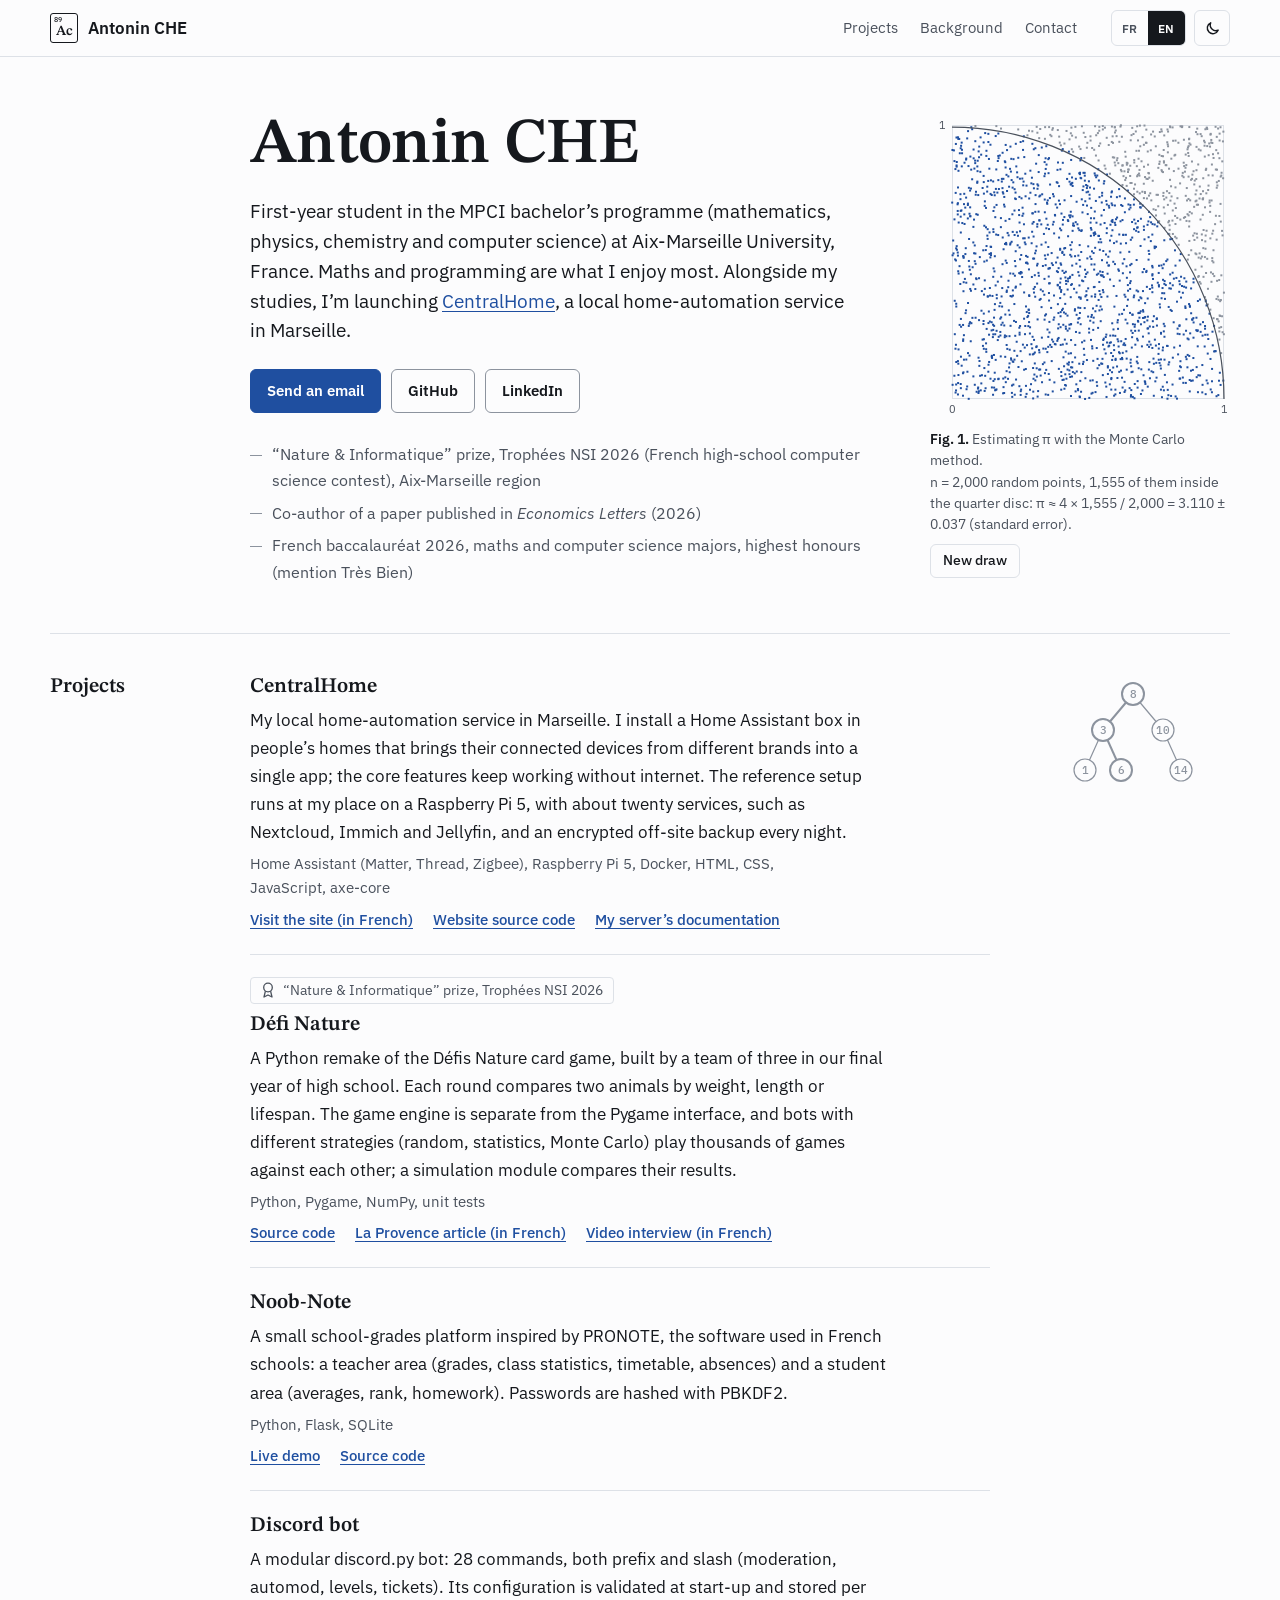
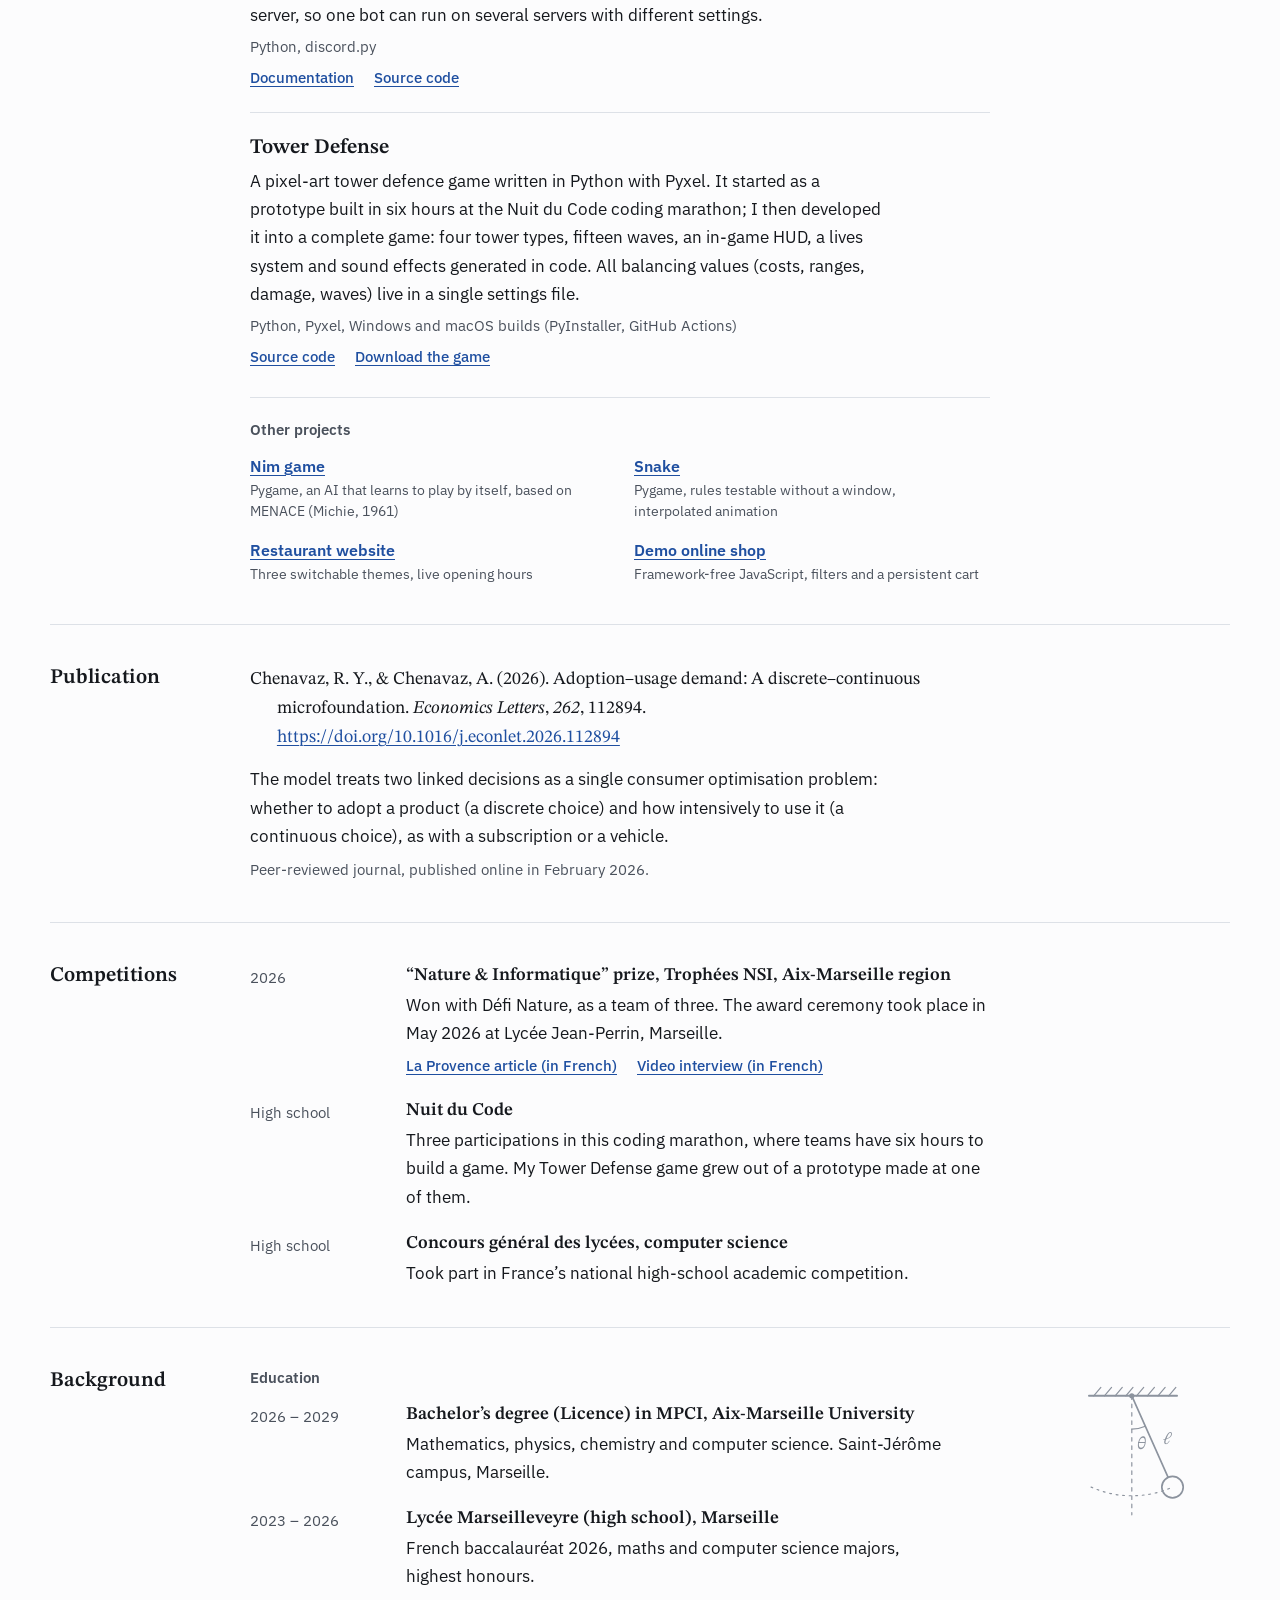
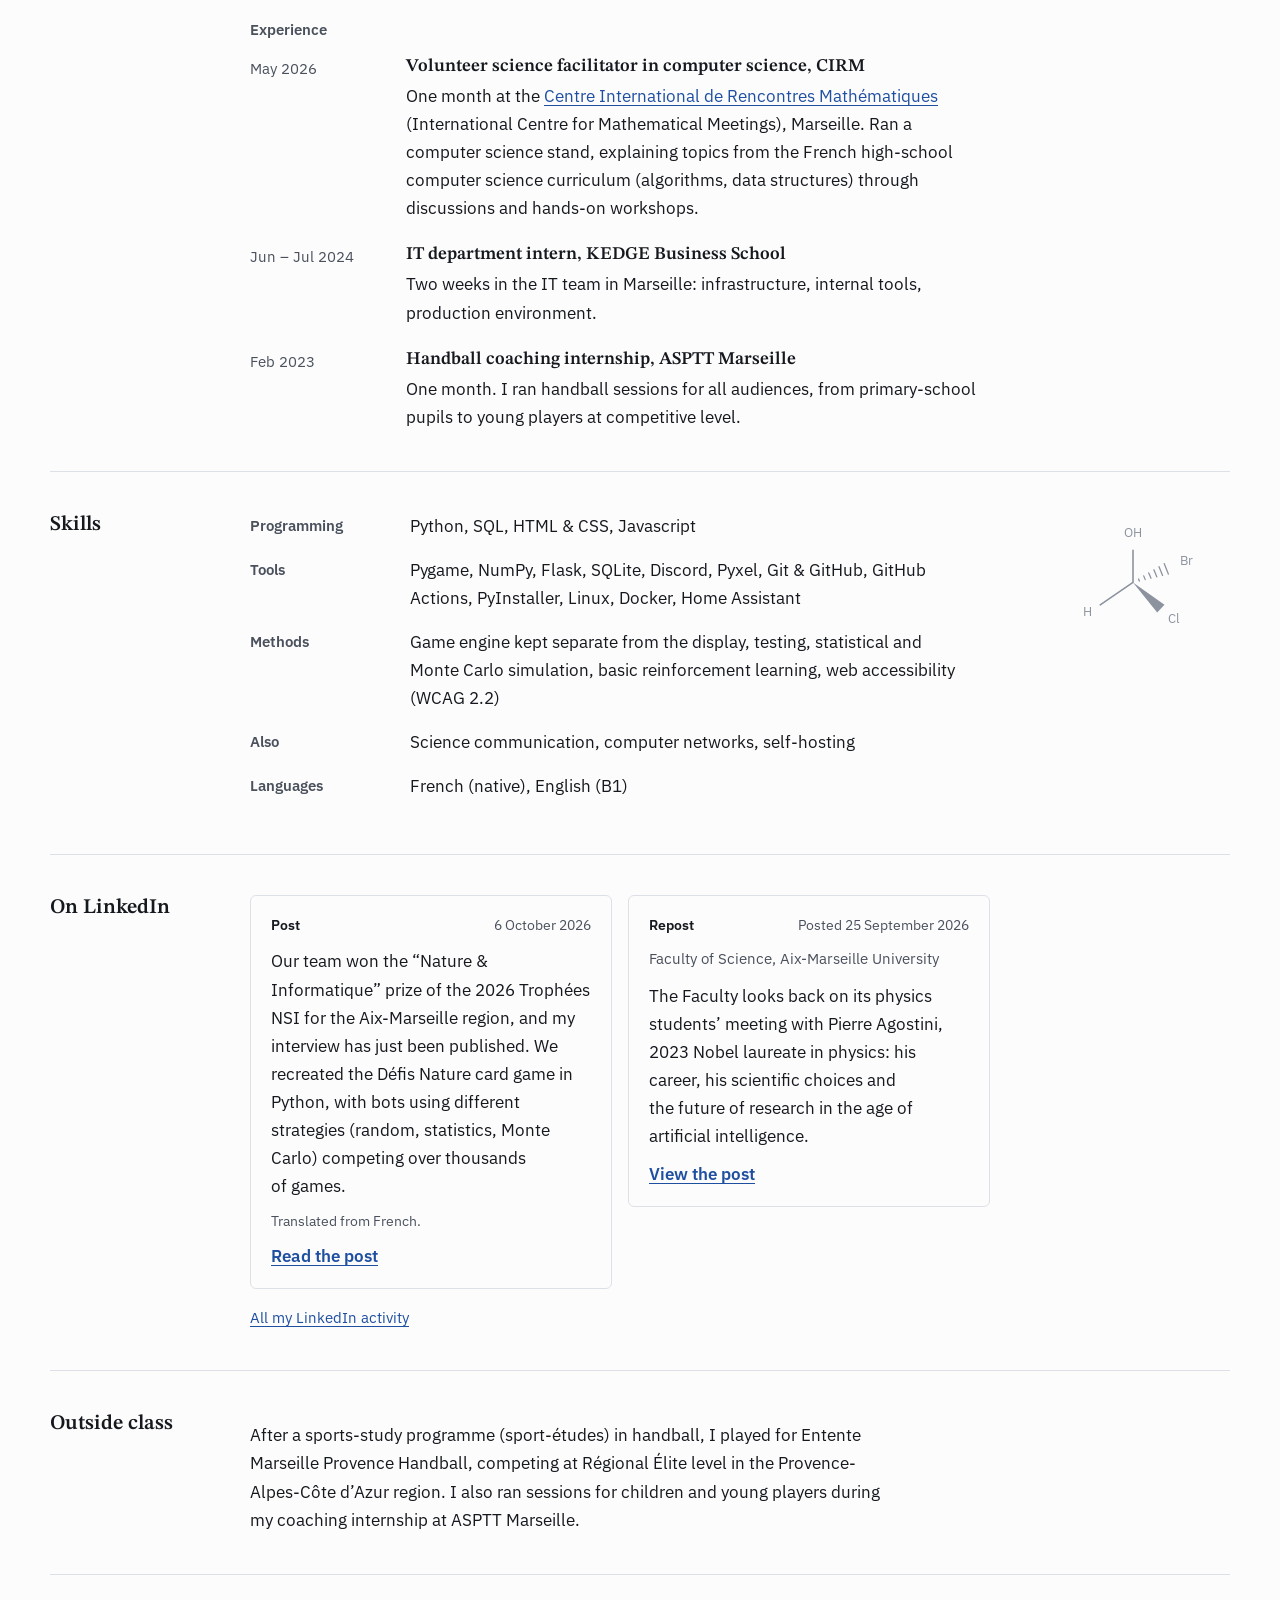
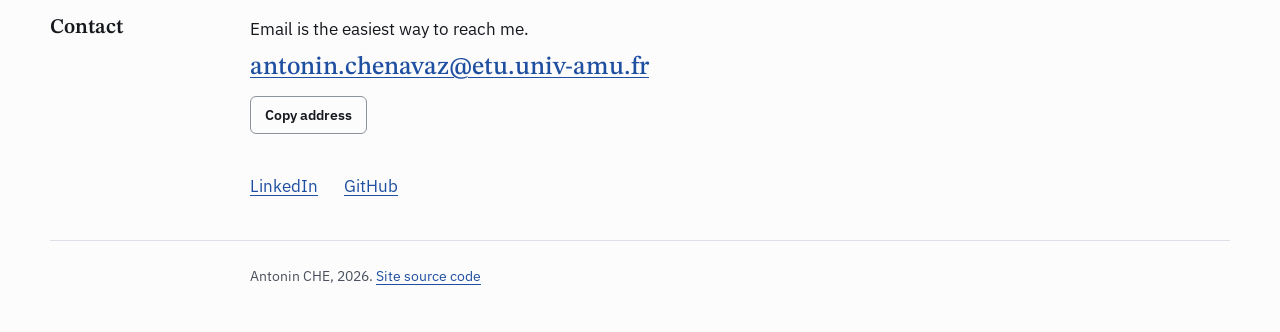
<file: docs/index.html>
<!doctype html>
<html lang="fr" data-lang="fr">
<head>
<meta charset="utf-8">
<meta name="viewport" content="width=device-width, initial-scale=1">
<meta name="description" content="Antonin CHE, étudiant en licence MPCI à Aix-Marseille Université : projets en Python et en web, CentralHome (domotique locale à Marseille), prix « Nature &amp; Informatique » des Trophées NSI 2026.">
<meta name="author" content="Antonin CHE">
<meta name="color-scheme" content="light dark">
<link rel="canonical" href="https://antoninche.github.io/">
<meta property="og:type" content="website">
<meta property="og:title" content="Antonin CHE, étudiant en licence MPCI">
<meta property="og:description" content="Antonin CHE, étudiant en licence MPCI à Aix-Marseille Université : projets en Python et en web, CentralHome (domotique locale à Marseille), prix « Nature &amp; Informatique » des Trophées NSI 2026.">
<meta property="og:url" content="https://antoninche.github.io/">
<meta property="og:locale" content="fr_FR">
<meta property="og:locale:alternate" content="en_GB">
<link rel="icon" href="data:image/svg+xml,%3Csvg%20xmlns='http://www.w3.org/2000/svg'%20viewBox='0%200%2032%2032'%3E%3Crect%20x='2'%20y='2'%20width='28'%20height='28'%20rx='4'%20fill='%23FFFFFF'%20stroke='%2315181D'%20stroke-width='2.5'/%3E%3Ctext%20x='16'%20y='22'%20font-family='Georgia,serif'%20font-weight='700'%20font-size='14'%20text-anchor='middle'%20fill='%2315181D'%3EAc%3C/text%3E%3C/svg%3E">
<title>Antonin CHE</title>
<link rel="preconnect" href="https://fonts.googleapis.com">
<link rel="preconnect" href="https://fonts.gstatic.com" crossorigin>
<link rel="stylesheet" href="https://fonts.googleapis.com/css2?family=IBM+Plex+Mono:wght@400;500&family=IBM+Plex+Sans:ital,wght@0,400;0,500;0,600;1,400&family=STIX+Two+Text:ital,wght@0,400..700;1,400..700&display=swap">
<script>
  /* Langue (FR/EN) et thème choisis avant l'affichage, pour éviter un flash. */
  (function () {
    var r = document.documentElement, l = null, t = null, h = (location.hash || "").toLowerCase();
    try { l = localStorage.getItem("ac-lang"); t = localStorage.getItem("ac-theme"); } catch (e) {}
    if (h === "#en" || h === "#fr") l = h.slice(1);
    if (l !== "fr" && l !== "en") l = /^fr/i.test(navigator.language || "fr") ? "fr" : "en";
    r.setAttribute("data-lang", l);
    r.lang = l;
    if (t === "light" || t === "dark") r.setAttribute("data-theme", t);
  })();
</script>
<style>
  /* Mise en page : titres de section dans la colonne de gauche, contenu au centre,
     figures au trait dans la marge de droite (grand écran). Une seule couleur d'accent. */
  :root {
    color-scheme: light;
    --bg: #FCFCFD;
    --surface: #F3F5F8;
    --ink: #15181D;
    --ink-2: #4A515C;
    --ink-3: #8C939E;
    --rule: #DDE1E7;
    --accent: #1F4FA0;
    --accent-2: #173C7A;
    --accent-ink: #FFFFFF;

    --f-display: "STIX Two Text", "STIX Two", "Times New Roman", Times, serif;
    --f-body: "IBM Plex Sans", "Segoe UI", system-ui, -apple-system, Roboto, "Helvetica Neue", Arial, sans-serif;
    --f-mono: "IBM Plex Mono", ui-monospace, "SF Mono", Menlo, Consolas, monospace;

    --pad: 16px;
    --mcol: 0px;
    --gap: 40px;
    --top-h: 56px;
  }
  @media (prefers-color-scheme: dark) {
    :root:not([data-theme="light"]) {
      --bg: #101317;
      --surface: #171B21;
      --ink: #E6E9ED;
      --ink-2: #A7AEB8;
      --ink-3: #6B7480;
      --rule: #282E36;
      --accent: #8FB1F0;
      --accent-2: #B4CBF6;
      --accent-ink: #0E1726;
      color-scheme: dark;
    }
  }
  :root[data-theme="dark"] {
    --bg: #101317;
    --surface: #171B21;
    --ink: #E6E9ED;
    --ink-2: #A7AEB8;
    --ink-3: #6B7480;
    --rule: #282E36;
    --accent: #8FB1F0;
    --accent-2: #B4CBF6;
    --accent-ink: #0E1726;
    color-scheme: dark;
  }

  html { -webkit-text-size-adjust: 100%; }
  @media (prefers-reduced-motion: no-preference) { html { scroll-behavior: smooth; } }
  body { margin: 0; background: var(--bg); color: var(--ink); font: 400 1.0625rem/1.65 var(--f-body); -webkit-font-smoothing: antialiased; }
  :root:not([data-lang="en"]) [data-l="en"],
  :root[data-lang="en"] [data-l="fr"] { display: none !important; }

  a { color: var(--accent); text-decoration-thickness: 1px; text-underline-offset: 3px; }
  a:hover { color: var(--accent-2); }
  :focus-visible { outline: 2px solid var(--accent); outline-offset: 3px; border-radius: 3px; }
  h1, h2, h3 { text-wrap: balance; }
  p, li, dd { text-wrap: pretty; }
  .nw { white-space: nowrap; }

  .skip { position: absolute; left: 12px; top: -80px; z-index: 50; padding: 10px 14px; border-radius: 6px; background: var(--ink); color: var(--bg); font-weight: 600; text-decoration: none; }
  .skip:focus { top: calc(env(safe-area-inset-top, 0px) + 10px); color: var(--bg); }

  /* ---------- barre du haut ---------- */
  .top { position: sticky; top: env(safe-area-inset-top, 0px); z-index: 20; background: var(--bg); border-bottom: 1px solid var(--rule); }
  .top__in { max-width: 1180px; margin-inline: auto; padding-inline: var(--pad); height: var(--top-h); display: flex; align-items: center; gap: 16px; }
  .brand { display: inline-flex; align-items: center; gap: 10px; color: var(--ink); text-decoration: none; font-weight: 600; white-space: nowrap; }
  .brand:hover { color: var(--ink); }
  .brand__tile { position: relative; box-sizing: border-box; width: 28px; height: 30px; padding-top: 5px; border: 1.5px solid var(--ink); border-radius: 3px; display: grid; place-items: center; font: 600 14px/1 var(--f-display); }
  .brand__tile small { position: absolute; top: 2px; left: 3px; font: 500 7px/1 var(--f-body); }
  .nav { display: none; gap: 22px; margin-left: auto; }
  .nav a { color: var(--ink-2); text-decoration: none; font-size: .95rem; }
  .nav a:hover { color: var(--ink); text-decoration: underline; }
  .tools { display: flex; align-items: center; gap: 8px; margin-left: auto; }
  .seg { display: inline-flex; border: 1px solid var(--rule); border-radius: 6px; overflow: hidden; }
  .seg button { min-height: 34px; padding: 0 10px; border: 0; background: transparent; color: var(--ink-2); font: 600 .78rem/1 var(--f-body); letter-spacing: .04em; cursor: pointer; }
  .seg button[aria-pressed="true"] { background: var(--ink); color: var(--bg); }
  .icon-btn { width: 36px; height: 36px; padding: 0; display: grid; place-items: center; border: 1px solid var(--rule); border-radius: 6px; background: transparent; color: var(--ink); cursor: pointer; }
  .icon-btn svg { width: 17px; height: 17px; }
  .i-sun { display: none; }
  @media (prefers-color-scheme: dark) {
    :root:not([data-theme="light"]) .i-sun { display: block; }
    :root:not([data-theme="light"]) .i-moon { display: none; }
  }
  :root[data-theme="dark"] .i-sun { display: block; }
  :root[data-theme="dark"] .i-moon { display: none; }

  /* ---------- grille ---------- */
  .page { max-width: 1180px; margin-inline: auto; padding-inline: var(--pad); }
  .row { display: grid; grid-template-columns: minmax(0, 1fr); column-gap: var(--gap); }
  .sec { padding-block: 40px; border-top: 1px solid var(--rule); scroll-margin-top: calc(var(--top-h) + 8px); }
  .sec__label { margin: 0 0 16px; font: 600 1.4rem/1.2 var(--f-display); }
  .sec__body { min-width: 0; }
  .aside { display: none; color: var(--ink-3); }
  .fig { display: block; width: 100%; height: auto; overflow: visible; }
  .fig__t { font: 400 12px var(--f-body); }
  .fig__mono { font: 500 10.5px var(--f-mono); }
  .fig__it { font: italic 400 15px var(--f-display); }

  /* ---------- en-tête ---------- */
  .hero { padding-block: 56px 48px; }
  .hero h1 { margin: 0; font: 600 clamp(2.6rem, 7vw, 4rem)/1.02 var(--f-display); letter-spacing: -.01em; }
  .lead { margin: 18px 0 0; max-width: 34em; font-size: 1.2rem; line-height: 1.55; }
  .seek { margin: 12px 0 0; max-width: 36em; }
  .seek strong { font-weight: 600; }
  .cta { display: flex; flex-wrap: wrap; gap: 10px; margin-top: 24px; }
  .btn { display: inline-flex; align-items: center; min-height: 42px; padding: 0 16px; border: 1px solid var(--ink-3); border-radius: 6px; color: var(--ink); font: 600 .95rem/1 var(--f-body); text-decoration: none; }
  .btn:hover { border-color: var(--ink); color: var(--ink); background: var(--surface); }
  .btn--main { border-color: var(--accent); background: var(--accent); color: var(--accent-ink); }
  .btn--main:hover { border-color: var(--accent-2); background: var(--accent-2); color: var(--accent-ink); }
  .facts { list-style: none; margin: 28px 0 0; padding: 0; display: grid; gap: 6px; color: var(--ink-2); font-size: 1rem; }
  .facts li { display: grid; grid-template-columns: 12px minmax(0, 1fr); gap: 10px; }
  .facts li::before { content: ""; width: 12px; height: 1px; margin-top: .85em; background: var(--ink-3); }

  /* Fig. 1 : Monte-Carlo */
  .mc { margin: 36px 0 0; max-width: 340px; }
  .mc canvas { display: block; width: 100%; aspect-ratio: 1 / 1; max-width: 100%; }
  .mc figcaption { margin-top: 10px; color: var(--ink-2); font-size: .86rem; line-height: 1.5; }
  .mc figcaption b { color: var(--ink); font-weight: 600; }
  .mc__res { display: block; margin-top: 2px; font-variant-numeric: tabular-nums; }
  .mc__btn { margin-top: 10px; min-height: 34px; padding: 0 12px; border: 1px solid var(--rule); border-radius: 6px; background: transparent; color: var(--ink); font: 500 .85rem/1 var(--f-body); cursor: pointer; }
  .mc__btn:hover { border-color: var(--ink-3); background: var(--surface); }

  /* ---------- projets ---------- */
  .projects { list-style: none; margin: 0; padding: 0; }
  .proj { padding-block: 22px; border-top: 1px solid var(--rule); scroll-margin-top: calc(var(--top-h) + 8px); }
  .proj:first-child { padding-top: 0; border-top: 0; }
  .proj h3 { margin: 0; font: 600 1.3rem/1.25 var(--f-display); }
  .proj p { margin: 6px 0 0; max-width: 64ch; }
  .proj .award { display: inline-flex; align-items: center; gap: 8px; margin: 0 0 8px; padding: 3px 10px; border: 1px solid var(--rule); border-radius: 4px; color: var(--ink-2); font-size: .85rem; line-height: 1.4; }
  .award svg { flex: none; width: 14px; height: 16px; }
  .stack { color: var(--ink-2); font-size: .92rem; }
  .links { display: flex; flex-wrap: wrap; gap: 4px 20px; margin-top: 8px; font-weight: 500; font-size: .95rem; }
  .more { margin-top: 6px; padding-top: 22px; border-top: 1px solid var(--rule); }
  .more h3 { margin: 0 0 12px; color: var(--ink-2); font: 600 .95rem/1.3 var(--f-body); }
  .more ul { list-style: none; margin: 0; padding: 0; display: grid; grid-template-columns: minmax(0, 1fr); gap: 14px 28px; }
  .more a { font-weight: 600; font-size: .98rem; }
  .more__d { display: block; color: var(--ink-2); font-size: .9rem; line-height: 1.45; }

  /* ---------- publication ---------- */
  .ref { margin: 0; padding-left: 1.5em; text-indent: -1.5em; font: 400 1.12rem/1.6 var(--f-display); }
  .ref a { overflow-wrap: anywhere; }
  .pub-sum { margin: 14px 0 0; max-width: 64ch; }
  .pub-meta { margin: 8px 0 0; color: var(--ink-2); font-size: .92rem; }

  /* ---------- listes datées ---------- */
  .group + .group { margin-top: 30px; }
  .group__t { margin: 0 0 14px; color: var(--ink-2); font: 600 .95rem/1.3 var(--f-body); }
  .entries { list-style: none; margin: 0; padding: 0; display: grid; gap: 20px; }
  .entry { display: grid; grid-template-columns: minmax(0, 1fr); gap: 2px; }
  .entry__when { color: var(--ink-2); font-size: .92rem; font-variant-numeric: tabular-nums; }
  .entry h3 { margin: 0; font: 600 1.12rem/1.35 var(--f-display); }
  .entry p { margin: 4px 0 0; max-width: 64ch; }
  .entry .links { margin-top: 6px; }

  /* ---------- compétences ---------- */
  .skills { margin: 0; display: grid; grid-template-columns: minmax(0, 1fr); gap: 2px 24px; }
  .skills dt { color: var(--ink-2); font-size: .92rem; font-weight: 600; }
  .skills dd { margin: 0 0 14px; }

  /* ---------- LinkedIn ---------- */
  .posts { display: grid; grid-template-columns: minmax(0, 1fr); align-items: start; gap: 16px; }
  .post { display: flex; flex-direction: column; gap: 10px; min-width: 0; padding: 18px 20px; border: 1px solid var(--rule); border-radius: 6px; }
  .post__top { display: flex; flex-wrap: wrap; justify-content: space-between; gap: 4px 12px; color: var(--ink-2); font-size: .88rem; }
  .post__kind { color: var(--ink); font-weight: 600; }
  .post__from { margin: 0; color: var(--ink-2); font-size: .92rem; }
  .post__text { margin: 0; }
  .post__note { margin: 0; color: var(--ink-2); font-size: .85rem; }
  .post__link { font-weight: 600; }
  .allact { margin: 16px 0 0; font-size: .95rem; }

  /* ---------- à côté, contact, pied ---------- */
  .prose p { margin: 0; max-width: 64ch; }
  .prose p + p { margin-top: 10px; }
  .mail { margin: 0; font: 500 clamp(1.15rem, 4.2vw, 1.6rem)/1.3 var(--f-display); overflow-wrap: anywhere; }
  .copy { margin-top: 12px; min-height: 38px; padding: 0 14px; border: 1px solid var(--ink-3); border-radius: 6px; background: transparent; color: var(--ink); font: 600 .9rem/1 var(--f-body); cursor: pointer; }
  .copy:hover { border-color: var(--ink); background: var(--surface); }
  .status { min-height: 1.4em; margin: 8px 0 0; color: var(--ink-2); font-size: .9rem; }
  .contact-links { list-style: none; margin: 10px 0 0; padding: 0; display: flex; flex-wrap: wrap; gap: 8px 26px; }
  .foot { padding-block: 24px 44px; border-top: 1px solid var(--rule); color: var(--ink-2); font-size: .88rem; }
  .foot p { margin: 0; }

  /* ---------- tailles d'écran ---------- */
  @media (max-width: 759px) {
    .mc { max-width: 280px; }
  }
  @media (min-width: 560px) {
    .more ul { grid-template-columns: repeat(2, minmax(0, 1fr)); }
    .entry { grid-template-columns: 8.5rem minmax(0, 1fr); column-gap: 20px; }
    .entry__when { padding-top: 3px; }
    .skills { grid-template-columns: 8.5rem minmax(0, 1fr); }
    .skills dt { padding-top: 2px; }
  }
  @media (min-width: 640px) {
    .posts { grid-template-columns: repeat(2, minmax(0, 1fr)); }
  }
  @media (min-width: 760px) {
    :root { --pad: 28px; --mcol: 150px; }
    .nav { display: flex; }
    .tools { margin-left: 18px; }
    .row { grid-template-columns: var(--mcol) minmax(0, 1fr); }
    .sec__label { margin: 0; padding-top: 1px; font-size: 1.3rem; }
    .hero__main, .mc, .sec__body, .foot__body { grid-column: 2; }
  }
  @media (min-width: 1100px) {
    :root { --mcol: 160px; }
    .row { grid-template-columns: var(--mcol) minmax(0, 1fr) 200px; }
    .hero { grid-template-columns: var(--mcol) minmax(0, 1fr) 300px; }
    .mc { grid-column: 3; grid-row: 1; margin: 6px 0 0; }
    .aside { display: block; padding: 4px 0 0 28px; }
    .aside .fig { max-width: 150px; }
  }

  @media print {
    .top, .skip, .mc__btn, .copy, .status, .aside { display: none !important; }
    body { background: #FFFFFF; color: #000000; font-size: 10.5pt; }
    .sec { padding-block: 12px; break-inside: avoid; }
    a { color: #000000; }
  }
</style>
</head>
<body>
<!--
  MODIFIER CE SITE
  - Chaque texte existe deux fois : data-l="fr" (français) et data-l="en" (anglais). Modifie les deux.
  - Section LinkedIn : cherche « LINKEDIN » plus bas et remplace le type, la date, le texte et le lien des deux cartes.
  - La figure 1 (estimation de π par Monte-Carlo) est dessinée par le script en bas de page.
-->
<a class="skip" href="#projets"><span data-l="fr">Aller aux projets</span><span data-l="en">Skip to projects</span></a>

<header class="top">
  <div class="top__in">
    <a class="brand" href="#haut">
      <span class="brand__tile" aria-hidden="true"><small>89</small>Ac</span>
      <span>Antonin CHE</span>
    </a>
    <nav class="nav" id="nav" aria-label="Sections de la page">
      <a href="#projets"><span data-l="fr">Projets</span><span data-l="en">Projects</span></a>
      <a href="#parcours"><span data-l="fr">Parcours</span><span data-l="en">Background</span></a>
      <a href="#contact">Contact</a>
    </nav>
    <div class="tools">
      <div class="seg" id="lang-group" role="group" aria-label="Langue du site">
        <button type="button" id="lang-fr" data-lang-btn="fr" lang="fr" aria-pressed="true">FR</button>
        <button type="button" id="lang-en" data-lang-btn="en" lang="en" aria-pressed="false">EN</button>
      </div>
      <button type="button" class="icon-btn" id="theme-btn" aria-label="Passer en mode sombre" title="Passer en mode sombre">
        <svg class="i-moon" viewBox="0 0 24 24" fill="none" stroke="currentColor" stroke-width="2" stroke-linecap="round" stroke-linejoin="round" aria-hidden="true"><path d="M20 14.5A8 8 0 0 1 9.5 4a8 8 0 1 0 10.5 10.5z"/></svg>
        <svg class="i-sun" viewBox="0 0 24 24" fill="none" stroke="currentColor" stroke-width="2" stroke-linecap="round" aria-hidden="true"><circle cx="12" cy="12" r="4.2"/><path d="M12 2.5v2.2M12 19.3v2.2M2.5 12h2.2M19.3 12h2.2M5.3 5.3l1.6 1.6M17.1 17.1l1.6 1.6M5.3 18.7l1.6-1.6M17.1 6.9l1.6-1.6"/></svg>
      </button>
    </div>
  </div>
</header>

<div class="page">
<main>

  <!-- ============================== EN-TÊTE ============================== -->
  <section class="row hero" id="haut">
    <div class="hero__main">
      <h1>Antonin CHE</h1>
      <p class="lead" data-l="fr">Étudiant en première année de licence MPCI (mathématiques, physique, chimie et informatique) à Aix-Marseille Université. J’aime surtout les maths et la programmation. À côté de mes études, je lance <a href="#centralhome">CentralHome</a>, un service de domotique locale à Marseille.</p>
      <p class="lead" data-l="en">First-year student in the MPCI bachelor’s programme (mathematics, physics, chemistry and computer science) at Aix-Marseille University, France. Maths and programming are what I enjoy most. Alongside my studies, I’m launching <a href="#centralhome">CentralHome</a>, a local home-automation service in Marseille.</p>
      <div class="cta">
        <a class="btn btn--main" data-mail href="#contact"><span data-l="fr">Écrire un e-mail</span><span data-l="en">Send an email</span></a>
        <a class="btn" href="https://github.com/antoninche" target="_blank" rel="noopener noreferrer">GitHub</a>
        <a class="btn" href="https://www.linkedin.com/in/antonin-chenavaz-9b9215421/" target="_blank" rel="noopener noreferrer">LinkedIn</a>
      </div>
      <ul class="facts">
        <li><span data-l="fr">Prix «&nbsp;Nature &amp; Informatique&nbsp;» des Trophées NSI 2026, académie d’Aix-Marseille</span><span data-l="en">“Nature &amp; Informatique” prize, Trophées NSI 2026 (French high-school computer science contest), Aix-Marseille region</span></li>
        <li><span data-l="fr">Co-auteur d’un article publié dans <i>Economics Letters</i> (2026)</span><span data-l="en">Co-author of a paper published in <i>Economics Letters</i> (2026)</span></li>
        <li><span data-l="fr">Bac général 2026, spécialités mathématiques et NSI, mention Très Bien</span><span data-l="en">French baccalauréat 2026, maths and computer science majors, highest honours (mention Très Bien)</span></li>
      </ul>
    </div>
    <figure class="mc" id="mc">
      <canvas id="mc-canvas" width="300" height="300" role="img" aria-label="Nuage de points aléatoires dans un carré unité, avec le quart de disque de rayon 1"></canvas>
      <figcaption>
        <span data-l="fr"><b>Fig. 1.</b> Estimation de π par la méthode de Monte-Carlo.</span><span data-l="en"><b>Fig. 1.</b> Estimating π with the Monte Carlo method.</span>
        <span class="mc__res" id="mc-res" aria-live="polite"></span>
      </figcaption>
      <button type="button" class="mc__btn" id="mc-btn"><span data-l="fr">Nouveau tirage</span><span data-l="en">New draw</span></button>
    </figure>
  </section>

  <!-- ============================== PROJETS ============================== -->
  <section class="row sec" id="projets">
    <h2 class="sec__label"><span data-l="fr">Projets</span><span data-l="en">Projects</span></h2>
    <div class="sec__body">
      <ul class="projects">
        <li class="proj" id="centralhome">
          <h3>CentralHome</h3>
          <p data-l="fr">Mon service de domotique locale à Marseille. J’installe chez des particuliers un boîtier Home Assistant qui réunit leurs objets connectés de différentes marques dans une seule application&nbsp;; l’essentiel continue de fonctionner sans internet. L’installation de référence tourne chez moi sur un Raspberry Pi&nbsp;5, avec une vingtaine de services, comme Nextcloud, Immich et Jellyfin, et une sauvegarde chiffrée hors de chez moi chaque nuit.</p>
          <p data-l="en">My local home-automation service in Marseille. I install a Home Assistant box in people’s homes that brings their connected devices from different brands into a single app; the core features keep working without internet. The reference setup runs at my place on a Raspberry Pi 5, with about twenty services, such as Nextcloud, Immich and Jellyfin, and an encrypted off-site backup every night.</p>
          <p class="stack">Home Assistant (Matter, Thread, Zigbee), Raspberry Pi&nbsp;5, Docker, HTML, CSS, JavaScript, axe-core</p>
          <p class="links">
            <a href="https://antoninche.github.io/centralhome/" target="_blank" rel="noopener noreferrer"><span data-l="fr">Voir le site</span><span data-l="en">Visit the site (in French)</span></a>
            <a href="https://github.com/antoninche/centralhome" target="_blank" rel="noopener noreferrer"><span data-l="fr">Code source du site</span><span data-l="en">Website source code</span></a>
            <a href="https://github.com/antoninche/homelab" target="_blank" rel="noopener noreferrer"><span data-l="fr">Documentation de mon serveur</span><span data-l="en">My server’s documentation</span></a>
          </p>
        </li>
        <li class="proj">
          <p class="award">
            <svg viewBox="0 0 14 16" fill="none" stroke="currentColor" stroke-width="1.3" stroke-linejoin="round" aria-hidden="true"><circle cx="7" cy="5.5" r="4.3"/><path d="M4.4 9.1 3 15l4-2 4 2-1.4-5.9"/></svg>
            <span data-l="fr">Prix «&nbsp;Nature &amp; Informatique&nbsp;», Trophées NSI 2026</span><span data-l="en">“Nature &amp; Informatique” prize, Trophées NSI 2026</span>
          </p>
          <h3>Défi Nature</h3>
          <p data-l="fr">Recréation en Python du jeu de cartes Défis Nature, à trois, en terminale NSI. À chaque manche, on compare le poids, la longueur ou la longévité de deux animaux. Le moteur de jeu est séparé de l’interface Pygame, et des robots aux stratégies variées (hasard, statistiques, <span class="nw">Monte-Carlo</span>) s’affrontent sur des milliers de parties&nbsp;; un module de simulations compare leurs résultats.</p>
          <p data-l="en">A Python remake of the Défis Nature card game, built by a team of three in our final year of high school. Each round compares two animals by weight, length or lifespan. The game engine is separate from the Pygame interface, and bots with different strategies (random, statistics, Monte Carlo) play thousands of games against each other; a simulation module compares their results.</p>
          <p class="stack">Python, Pygame, NumPy<span data-l="fr">, tests unitaires</span><span data-l="en">, unit tests</span></p>
          <p class="links">
            <a href="https://github.com/NSI-Term-2025-2026/defi-nature-trophee-nsi" target="_blank" rel="noopener noreferrer"><span data-l="fr">Code source</span><span data-l="en">Source code</span></a>
            <a href="https://www.laprovence.com/article/economie/1713784269784/au-lycee-jean-perrin-a-marseille-les-trophees-nsi-recompensent-les-informaticiens-de-demain" target="_blank" rel="noopener noreferrer"><span data-l="fr">Article de La Provence</span><span data-l="en">La Provence article (in French)</span></a>
            <a href="https://www.instagram.com/reel/DeJd5dIhb5S/" target="_blank" rel="noopener noreferrer"><span data-l="fr">Interview vidéo</span><span data-l="en">Video interview (in French)</span></a>
          </p>
        </li>
        <li class="proj">
          <h3>Noob-Note</h3>
          <p data-l="fr">Un mini-PRONOTE en ligne&nbsp;: un espace professeur (notes, statistiques par classe, emploi du temps, absences) et un espace élève (moyennes, rang, devoirs). Les mots de passe sont hachés avec PBKDF2.</p>
          <p data-l="en">A small school-grades platform inspired by PRONOTE, the software used in French schools: a teacher area (grades, class statistics, timetable, absences) and a student area (averages, rank, homework). Passwords are hashed with PBKDF2.</p>
          <p class="stack">Python, Flask, SQLite</p>
          <p class="links">
            <a href="https://noob-note.onrender.com" target="_blank" rel="noopener noreferrer"><span data-l="fr">Démo en ligne</span><span data-l="en">Live demo</span></a>
            <a href="https://github.com/antoninche/noob-note" target="_blank" rel="noopener noreferrer"><span data-l="fr">Code source</span><span data-l="en">Source code</span></a>
          </p>
        </li>
        <li class="proj">
          <h3><span data-l="fr">Bot Discord</span><span data-l="en">Discord bot</span></h3>
          <p data-l="fr">Un bot modulaire en discord.py&nbsp;: 28 commandes, en préfixe et en slash (modération, automod, niveaux, tickets). La configuration est validée au démarrage et stockée par serveur, ce qui permet au même bot de tourner sur plusieurs serveurs.</p>
          <p data-l="en">A modular discord.py bot: 28 commands, both prefix and slash (moderation, automod, levels, tickets). Its configuration is validated at start-up and stored per server, so one bot can run on several servers with different settings.</p>
          <p class="stack">Python, discord.py</p>
          <p class="links">
            <a href="https://antoninche.github.io/bot-discord/" target="_blank" rel="noopener noreferrer">Documentation</a>
            <a href="https://github.com/antoninche/bot-discord" target="_blank" rel="noopener noreferrer"><span data-l="fr">Code source</span><span data-l="en">Source code</span></a>
          </p>
        </li>
        <li class="proj">
          <h3>Tower Defense</h3>
          <p data-l="fr">Un jeu de défense de tours en pixel art, écrit en Python avec Pyxel. Parti d’un prototype réalisé en six heures à la Nuit du Code, je l’ai repris pour en faire un jeu complet&nbsp;: quatre types de tours, quinze vagues, interface de jeu, système de vies et effets sonores générés par le code. Tout l’équilibrage (coûts, portées, dégâts, vagues) tient dans un seul fichier de réglages.</p>
          <p data-l="en">A pixel-art tower defence game written in Python with Pyxel. It started as a prototype built in six hours at the Nuit du Code coding marathon; I then developed it into a complete game: four tower types, fifteen waves, an in-game HUD, a lives system and sound effects generated in code. All balancing values (costs, ranges, damage, waves) live in a single settings file.</p>
          <p class="stack"><span data-l="fr">Python, Pyxel, exécutables Windows et macOS (PyInstaller, GitHub Actions)</span><span data-l="en">Python, Pyxel, Windows and macOS builds (PyInstaller, GitHub Actions)</span></p>
          <p class="links">
            <a href="https://github.com/antoninche/tower-defense" target="_blank" rel="noopener noreferrer"><span data-l="fr">Code source</span><span data-l="en">Source code</span></a>
            <a href="https://github.com/antoninche/tower-defense/releases" target="_blank" rel="noopener noreferrer"><span data-l="fr">Télécharger le jeu</span><span data-l="en">Download the game</span></a>
          </p>
        </li>
      </ul>

      <div class="more">
        <h3><span data-l="fr">Autres projets</span><span data-l="en">Other projects</span></h3>
        <ul>
          <li><a href="https://github.com/antoninche/jeu-de-nim" target="_blank" rel="noopener noreferrer"><span data-l="fr">Jeu de Nim</span><span data-l="en">Nim game</span></a><span class="more__d" data-l="fr">Pygame, une IA qui apprend seule à jouer sur le principe de MENACE (Michie, 1961)</span><span class="more__d" data-l="en">Pygame, an AI that learns to play by itself, based on MENACE (Michie, 1961)</span></li>
          <li><a href="https://github.com/antoninche/jeu_snake" target="_blank" rel="noopener noreferrer">Snake</a><span class="more__d" data-l="fr">Pygame, règles testables sans fenêtre, animation interpolée</span><span class="more__d" data-l="en">Pygame, rules testable without a window, interpolated animation</span></li>
          <li><a href="https://antoninche.github.io/site-restaurant/" target="_blank" rel="noopener noreferrer"><span data-l="fr">Site de restaurant</span><span data-l="en">Restaurant website</span></a><span class="more__d" data-l="fr">Trois thèmes au choix, horaires d’ouverture calculés en direct</span><span class="more__d" data-l="en">Three switchable themes, live opening hours</span></li>
          <li><a href="https://antoninche.github.io/site-e-commerce/" target="_blank" rel="noopener noreferrer"><span data-l="fr">Boutique de démonstration</span><span data-l="en">Demo online shop</span></a><span class="more__d" data-l="fr">JavaScript sans framework, filtres et panier persistant</span><span class="more__d" data-l="en">Framework-free JavaScript, filters and a persistent cart</span></li>
        </ul>
      </div>
    </div>
    <div class="aside" aria-hidden="true"><svg class="fig" viewBox="0 0 150 108" role="img" aria-label="Arbre binaire de recherche" focusable="false" fill="none" stroke="currentColor" stroke-linecap="round" stroke-linejoin="round"><path d="M68 24.5 L52 43.5" stroke-width="2"/><path d="M82 24.5 L98 43.5" stroke-width="1.2"/><path d="M40.5 62 L31.5 82" stroke-width="1.2"/><path d="M49.5 62 L58.5 82" stroke-width="2"/><path d="M109.5 62 L118.5 82" stroke-width="1.2"/><circle cx="75" cy="16" r="11" stroke-width="2"/><text x="75" y="19.6" text-anchor="middle" class="fig__t fig__mono" stroke="none" fill="currentColor">8</text><circle cx="45" cy="52" r="11" stroke-width="2"/><text x="45" y="55.6" text-anchor="middle" class="fig__t fig__mono" stroke="none" fill="currentColor">3</text><circle cx="105" cy="52" r="11" stroke-width="1.2"/><text x="105" y="55.6" text-anchor="middle" class="fig__t fig__mono" stroke="none" fill="currentColor">10</text><circle cx="27" cy="92" r="11" stroke-width="1.2"/><text x="27" y="95.6" text-anchor="middle" class="fig__t fig__mono" stroke="none" fill="currentColor">1</text><circle cx="63" cy="92" r="11" stroke-width="2"/><text x="63" y="95.6" text-anchor="middle" class="fig__t fig__mono" stroke="none" fill="currentColor">6</text><circle cx="123" cy="92" r="11" stroke-width="1.2"/><text x="123" y="95.6" text-anchor="middle" class="fig__t fig__mono" stroke="none" fill="currentColor">14</text></svg></div>
  </section>

  <!-- ============================== PUBLICATION ============================== -->
  <section class="row sec" id="publication">
    <h2 class="sec__label">Publication</h2>
    <div class="sec__body">
      <p class="ref">Chenavaz, R.&nbsp;Y.<span data-l="en">,</span> <span data-l="fr">et</span><span data-l="en">&amp;</span> Chenavaz, A. (2026). Adoption–usage demand: A discrete–continuous microfoundation. <i>Economics Letters</i>, <i>262</i>, 112894. <a href="https://doi.org/10.1016/j.econlet.2026.112894" target="_blank" rel="noopener noreferrer">https://doi.org/10.1016/j.econlet.2026.112894</a></p>
      <p class="pub-sum" data-l="fr">Le modèle traite dans un même problème d’optimisation du consommateur deux décisions liées&nbsp;: adopter un produit (choix discret) et l’utiliser plus ou moins intensément (choix continu), comme pour un abonnement ou un véhicule.</p>
      <p class="pub-sum" data-l="en">The model treats two linked decisions as a single consumer optimisation problem: whether to adopt a product (a discrete choice) and how intensively to use it (a continuous choice), as with a subscription or a vehicle.</p>
      <p class="pub-meta"><span data-l="fr">Revue à comité de lecture, article publié en ligne en février 2026.</span><span data-l="en">Peer-reviewed journal, published online in February 2026.</span></p>
    </div>
  </section>

  <!-- ============================== CONCOURS ============================== -->
  <section class="row sec" id="concours">
    <h2 class="sec__label"><span data-l="fr">Concours</span><span data-l="en">Competitions</span></h2>
    <div class="sec__body">
      <ul class="entries">
        <li class="entry">
          <span class="entry__when">2026</span>
          <div>
            <h3><span data-l="fr">Prix «&nbsp;Nature &amp; Informatique&nbsp;», Trophées NSI, académie d’Aix-Marseille</span><span data-l="en">“Nature &amp; Informatique” prize, Trophées NSI, Aix-Marseille region</span></h3>
            <p data-l="fr">Avec Défi Nature, en équipe de trois. Remise des prix en mai 2026 au lycée Jean-Perrin, à Marseille.</p>
            <p data-l="en">Won with Défi Nature, as a team of three. The award ceremony took place in May 2026 at Lycée Jean-Perrin, Marseille.</p>
            <p class="links">
              <a href="https://www.laprovence.com/article/economie/1713784269784/au-lycee-jean-perrin-a-marseille-les-trophees-nsi-recompensent-les-informaticiens-de-demain" target="_blank" rel="noopener noreferrer"><span data-l="fr">Article de La Provence</span><span data-l="en">La Provence article (in French)</span></a>
              <a href="https://www.instagram.com/reel/DeJd5dIhb5S/" target="_blank" rel="noopener noreferrer"><span data-l="fr">Interview vidéo</span><span data-l="en">Video interview (in French)</span></a>
            </p>
          </div>
        </li>
        <li class="entry">
          <span class="entry__when"><span data-l="fr">Lycée</span><span data-l="en">High school</span></span>
          <div>
            <h3>Nuit du Code</h3>
            <p data-l="fr">Trois participations à ce marathon de programmation, où l’on a six heures pour coder un jeu. Mon Tower Defense est parti d’un prototype réalisé lors de l’une d’elles.</p>
            <p data-l="en">Three participations in this coding marathon, where teams have six hours to build a game. My Tower Defense game grew out of a prototype made at one of them.</p>
          </div>
        </li>
        <li class="entry">
          <span class="entry__when"><span data-l="fr">Lycée</span><span data-l="en">High school</span></span>
          <div>
            <h3><span data-l="fr">Concours général des lycées, NSI</span><span data-l="en">Concours général des lycées, computer science</span></h3>
            <p data-l="fr">Participation.</p>
            <p data-l="en">Took part in France’s national high-school academic competition.</p>
          </div>
        </li>
      </ul>
    </div>
  </section>

  <!-- ============================== PARCOURS ============================== -->
  <section class="row sec" id="parcours">
    <h2 class="sec__label"><span data-l="fr">Parcours</span><span data-l="en">Background</span></h2>
    <div class="sec__body">
      <div class="group">
        <h3 class="group__t"><span data-l="fr">Formation</span><span data-l="en">Education</span></h3>
        <ol class="entries">
          <li class="entry">
            <span class="entry__when">2026 – 2029</span>
            <div>
              <h3><span data-l="fr">Licence MPCI, Aix-Marseille Université</span><span data-l="en">Bachelor’s degree (Licence) in MPCI, Aix-Marseille University</span></h3>
              <p data-l="fr">Mathématiques, physique, chimie et informatique. Campus de <span class="nw">Saint-Jérôme</span>, Marseille.</p>
              <p data-l="en">Mathematics, physics, chemistry and computer science. Saint-Jérôme campus, Marseille.</p>
            </div>
          </li>
          <li class="entry">
            <span class="entry__when">2023 – 2026</span>
            <div>
              <h3><span data-l="fr">Lycée Marseilleveyre, Marseille</span><span data-l="en">Lycée Marseilleveyre (high school), Marseille</span></h3>
              <p data-l="fr">Bac général 2026, spécialités mathématiques et NSI, mention Très Bien.</p>
              <p data-l="en">French baccalauréat 2026, maths and computer science majors, highest honours.</p>
            </div>
          </li>
        </ol>
      </div>
      <div class="group">
        <h3 class="group__t"><span data-l="fr">Expériences</span><span data-l="en">Experience</span></h3>
        <ol class="entries">
          <li class="entry">
            <span class="entry__when"><span data-l="fr">Mai 2026</span><span data-l="en">May 2026</span></span>
            <div>
              <h3><span data-l="fr">Animateur scientifique, intervenant en informatique (bénévole), CIRM</span><span data-l="en">Volunteer science facilitator in computer science, CIRM</span></h3>
              <p data-l="fr">Une intervention au <a href="https://www.cirm-math.com/" target="_blank" rel="noopener noreferrer">Centre International de Rencontres Mathématiques</a>, à Marseille. Animation d’un stand d’informatique&nbsp;: vulgarisation de notions du programme de NSI (algorithmique, structures de données) par des échanges et des ateliers pratiques.</p>
              <p data-l="en">One month at the <a href="https://www.cirm-math.com/" target="_blank" rel="noopener noreferrer">Centre International de Rencontres Mathématiques</a> (International Centre for Mathematical Meetings), Marseille. Ran a computer science stand, explaining topics from the French high-school computer science curriculum (algorithms, data structures) through discussions and hands-on workshops.</p>
            </div>
          </li>
          <li class="entry">
            <span class="entry__when"><span data-l="fr">Juin – juil. 2024</span><span data-l="en">Jun – Jul 2024</span></span>
            <div>
              <h3><span data-l="fr">Stage au service informatique, KEDGE Business School</span><span data-l="en">IT department intern, KEDGE Business School</span></h3>
              <p data-l="fr">Deux semaines dans l’équipe informatique, à Marseille&nbsp;: infrastructure, outils internes, environnement de production.</p>
              <p data-l="en">Two weeks in the IT team in Marseille: infrastructure, internal tools, production environment.</p>
            </div>
          </li>
          <li class="entry">
            <span class="entry__when"><span data-l="fr">Févr. 2023</span><span data-l="en">Feb 2023</span></span>
            <div>
              <h3><span data-l="fr">Stage d’entraîneur de handball, ASPTT Marseille</span><span data-l="en">Handball coaching internship, ASPTT Marseille</span></h3>
              <p data-l="fr">Un mois. J’animais des séances de handball pour tous les publics, des élèves d’école primaire aux jeunes joueurs de niveau compétition.</p>
              <p data-l="en">One month. I ran handball sessions for all audiences, from primary-school pupils to young players at competitive level.</p>
            </div>
          </li>
        </ol>
      </div>
    </div>
    <div class="aside" aria-hidden="true"><svg class="fig" viewBox="0 0 126 128" role="img" aria-label="Pendule simple" focusable="false" fill="none" stroke="currentColor" stroke-linecap="round" stroke-linejoin="round"><path d="M30 20 L36 13 M39 20 L45 13 M48 20 L54 13 M57 20 L63 13 M66 20 L72 13 M75 20 L81 13 M84 20 L90 13 M93 20 L99 13 " stroke-width="1"/><path d="M26 20 H100" stroke-width="1.6"/><path d="M62 20 V120" stroke-width="1" stroke-dasharray="3 4"/><path d="M27.8 96.7 A84 84 0 0 0 96.2 96.7" stroke-width="1" stroke-dasharray="1.5 4"/><path d="M62 48 A28 28 0 0 0 73.4 45.6" stroke-width="1"/><text x="70.5" y="65.1" text-anchor="middle" class="fig__t fig__it" stroke="none" fill="currentColor">θ</text><path d="M62 20 L92.5 88.5" stroke-width="1.4"/><circle cx="96.2" cy="96.7" r="9" stroke-width="1.4"/><circle cx="62" cy="20" r="2.2" fill="currentColor" stroke="none"/><text x="88.1" y="60.4" class="fig__t fig__it" stroke="none" fill="currentColor">ℓ</text></svg></div>
  </section>

  <!-- ============================== COMPÉTENCES ============================== -->
  <section class="row sec" id="competences">
    <h2 class="sec__label"><span data-l="fr">Compétences</span><span data-l="en">Skills</span></h2>
    <div class="sec__body">
      <dl class="skills">
        <dt><span data-l="fr">Langages</span><span data-l="en">Programming</span></dt>
        <dd>Python, SQL, HTML <span data-l="fr">et</span><span data-l="en">&amp;</span> CSS, Javascript</dd>
        <dt><span data-l="fr">Outils</span><span data-l="en">Tools</span></dt>
        <dd>Pygame, NumPy, Flask, SQLite, Discord, Pyxel, Git <span data-l="fr">et</span><span data-l="en">&amp;</span> GitHub, GitHub Actions, PyInstaller, Linux, Docker, Home Assistant</dd>
        <dt><span data-l="fr">Méthodes</span><span data-l="en">Methods</span></dt>
        <dd><span data-l="fr">Moteur de jeu séparé de l’affichage, tests, simulations statistiques et <span class="nw">Monte-Carlo</span>, apprentissage par renforcement simple, accessibilité web (WCAG&nbsp;2.2)</span><span data-l="en">Game engine kept separate from the display, testing, statistical and Monte Carlo simulation, basic reinforcement learning, web accessibility (WCAG 2.2)</span></dd>
        <dt><span data-l="fr">Aussi</span><span data-l="en">Also</span></dt>
        <dd><span data-l="fr">Vulgarisation scientifique, réseaux informatiques, auto-hébergement</span><span data-l="en">Science communication, computer networks, self-hosting</span></dd>
        <dt><span data-l="fr">Langues</span><span data-l="en">Languages</span></dt>
        <dd><span data-l="fr">Français (langue maternelle), anglais (B1)</span><span data-l="en">French (native), English (B1)</span></dd>
      </dl>
    </div>
    <div class="aside" aria-hidden="true"><svg class="fig" viewBox="0 0 140 110" role="img" aria-label="Carbone asymétrique en représentation de Cram" focusable="false" fill="none" stroke="currentColor" stroke-linecap="round" stroke-linejoin="round"><path d="M70 62 L70 32 M70 62 L39.4 82.9" stroke-width="1.5"/><polygon points="70,62 92.6,90.1 99.4,82.8" fill="currentColor" stroke="none"/><path d="M75.2 58.8 L75.9 60.7 M80 55.9 L81.4 59.4 M84.7 53.1 L86.8 58.1 M89.5 50.2 L92.2 56.8 M94.3 47.3 L97.6 55.5 M99.1 44.4 L103 54.2" stroke-width="1.2"/><text x="70" y="20" text-anchor="middle" class="fig__t" stroke="none" fill="currentColor">OH</text><text x="28" y="93" text-anchor="middle" class="fig__t" stroke="none" fill="currentColor">H</text><text x="108" y="100" text-anchor="middle" class="fig__t" stroke="none" fill="currentColor">Cl</text><text x="120" y="46" text-anchor="middle" class="fig__t" stroke="none" fill="currentColor">Br</text></svg></div>
  </section>

  <!-- ============================== LINKEDIN ==============================
       Pour mettre à jour : remplace, dans chaque carte, le type (Publication / Republication),
       la date, le texte FR et EN, et le lien (menu ··· du post > Copier le lien vers le post). -->
  <section class="row sec" id="linkedin">
    <h2 class="sec__label"><span data-l="fr">Sur LinkedIn</span><span data-l="en">On LinkedIn</span></h2>
    <div class="sec__body">
      <div class="posts">
        <article class="post">
          <div class="post__top">
            <span class="post__kind"><span data-l="fr">Publication</span><span data-l="en">Post</span></span>
            <time datetime="2026-10-06"><span data-l="fr">6 octobre 2026</span><span data-l="en">6 October 2026</span></time>
          </div>
          <p class="post__text" data-l="fr">Lauréats du prix «&nbsp;Nature &amp; Informatique&nbsp;» des Trophées NSI 2026 pour l’académie d’Aix-Marseille, et mon interview vient d’être publiée. Nous avons recréé en Python le jeu de cartes Défis Nature, avec des robots aux stratégies variées (hasard, statistiques, <span class="nw">Monte-Carlo</span>) mis en concurrence sur des milliers de parties.</p>
          <p class="post__text" data-l="en">Our team won the “Nature &amp; Informatique” prize of the 2026 Trophées NSI for the Aix-Marseille region, and my interview has just been published. We recreated the Défis Nature card game in Python, with bots using different strategies (random, statistics, Monte Carlo) competing over thousands of games.</p>
          <p class="post__note" data-l="en">Translated from French.</p>
          <a class="post__link" href="https://www.linkedin.com/feed/update/urn:li:share:7513323114483589121/" target="_blank" rel="noopener noreferrer"><span data-l="fr">Lire le post</span><span data-l="en">Read the post</span></a>
        </article>
        <article class="post">
          <div class="post__top">
            <span class="post__kind"><span data-l="fr">Republication</span><span data-l="en">Repost</span></span>
            <time datetime="2026-09-25"><span data-l="fr">Post du 25 septembre 2026</span><span data-l="en">Posted 25 September 2026</span></time>
          </div>
          <p class="post__from"><span data-l="fr">Faculté des Sciences d’Aix-Marseille Université</span><span data-l="en">Faculty of Science, Aix-Marseille University</span></p>
          <p class="post__text" data-l="fr">La Faculté revient sur la rencontre entre ses étudiants de physique et Pierre Agostini, prix Nobel de physique 2023&nbsp;: son parcours, ses choix scientifiques et l’avenir de la recherche face à l’intelligence artificielle.</p>
          <p class="post__text" data-l="en">The Faculty looks back on its physics students’ meeting with Pierre Agostini, 2023 Nobel laureate in physics: his career, his scientific choices and the future of research in the age of artificial intelligence.</p>
          <a class="post__link" href="https://www.linkedin.com/feed/update/urn:li:ugcPost:7509244276703309825/" target="_blank" rel="noopener noreferrer"><span data-l="fr">Voir le post</span><span data-l="en">View the post</span></a>
        </article>
      </div>
      <p class="allact"><a href="https://www.linkedin.com/in/antonin-chenavaz-9b9215421/recent-activity/all/" target="_blank" rel="noopener noreferrer"><span data-l="fr">Toute mon activité sur LinkedIn</span><span data-l="en">All my LinkedIn activity</span></a></p>
    </div>
  </section>

  <!-- ============================== À CÔTÉ ============================== -->
  <section class="row sec" id="a-cote">
    <h2 class="sec__label"><span data-l="fr">À côté</span><span data-l="en">Outside class</span></h2>
    <div class="sec__body prose">
      <p data-l="fr">Après une section sport-études handball, j’ai joué à l’Entente Marseille Provence Handball, en compétition au niveau Régional Élite (Région Sud). J’ai aussi animé des séances pour des enfants et de jeunes joueurs lors de mon stage d’entraîneur à l’ASPTT Marseille.</p>
      <p data-l="en">After a sports-study programme (sport-études) in handball, I played for Entente Marseille Provence Handball, competing at Régional Élite level in the Provence-Alpes-Côte d’Azur region. I also ran sessions for children and young players during my coaching internship at ASPTT Marseille.</p>
    </div>
  </section>

  <!-- ============================== CONTACT ============================== -->
  <section class="row sec" id="contact">
    <h2 class="sec__label">Contact</h2>
    <div class="sec__body">
      <p style="margin: 0 0 8px;"><span data-l="fr">Le plus simple est de m’écrire par e-mail.</span><span data-l="en">Email is the easiest way to reach me.</span></p>
      <p class="mail"><a data-mail href="#contact"><span data-mail-text>antonin.chenavaz [at] etu.univ-amu.fr</span></a></p>
      <button type="button" class="copy" id="copy-btn">Copier l’adresse</button>
      <p class="status" id="copy-status" role="status" aria-live="polite"></p>
      <ul class="contact-links">
        <li><a href="https://www.linkedin.com/in/antonin-chenavaz-9b9215421/" target="_blank" rel="noopener noreferrer">LinkedIn</a></li>
        <li><a href="https://github.com/antoninche" target="_blank" rel="noopener noreferrer">GitHub</a></li>
      </ul>
    </div>
  </section>

</main>
<footer class="row foot">
  <div class="foot__body">
    <p>Antonin CHE, 2026. <a href="https://github.com/antoninche/antoninche.github.io" target="_blank" rel="noopener noreferrer"><span data-l="fr">Code source du site</span><span data-l="en">Site source code</span></a></p>
  </div>
</footer>
</div>

<script>
  (function () {
    var root = document.documentElement;
    var T = {
      fr: {
        toDark: "Passer en mode sombre",
        toLight: "Passer en mode clair",
        copy: "Copier l’adresse",
        copied: "Adresse copiée.",
        copyFail: "Copie impossible ici : l’adresse est sélectionnée, copie-la avec Ctrl+C ou Cmd+C.",
        langGroup: "Langue du site",
        nav: "Sections de la page",
        mcAlt: "Nuage de points aléatoires dans un carré unité, avec le quart de disque de rayon 1",
        mc: function (n, k, est, se) { return "n = " + n + " points tirés au hasard, dont " + k + " dans le quart de disque : π ≈ 4 × " + k + " / " + n + " = " + est + " ± " + se + " (écart-type de l’estimation)."; },
        locale: "fr-FR"
      },
      en: {
        toDark: "Switch to dark mode",
        toLight: "Switch to light mode",
        copy: "Copy address",
        copied: "Address copied.",
        copyFail: "Copying is blocked here: the address is selected, press Ctrl+C or Cmd+C.",
        langGroup: "Site language",
        nav: "Page sections",
        mcAlt: "Random points in a unit square, with the quarter disc of radius 1",
        mc: function (n, k, est, se) { return "n = " + n + " random points, " + k + " of them inside the quarter disc: π ≈ 4 × " + k + " / " + n + " = " + est + " ± " + se + " (standard error)."; },
        locale: "en-GB"
      }
    };
    function save(k, v) { try { localStorage.setItem(k, v); } catch (e) {} }
    function lang() { return root.getAttribute("data-lang") === "en" ? "en" : "fr"; }
    function isDark() {
      var t = root.getAttribute("data-theme");
      if (t === "dark") return true;
      if (t === "light") return false;
      return !!(window.matchMedia && window.matchMedia("(prefers-color-scheme: dark)").matches);
    }

    /* ---------- Fig. 1 : estimation de π par Monte-Carlo ---------- */
    var N = 2000, seed = 20260701, pts = null, shown = 0, anim = 0;
    var canvas = document.getElementById("mc-canvas");
    var res = document.getElementById("mc-res");
    function rng(a) {
      return function () {
        a |= 0; a = a + 0x6D2B79F5 | 0;
        var t = Math.imul(a ^ a >>> 15, 1 | a);
        t = t + Math.imul(t ^ t >>> 7, 61 | t) ^ t;
        return ((t ^ t >>> 14) >>> 0) / 4294967296;
      };
    }
    function sample(s) {
      var r = rng(s);
      pts = new Float32Array(2 * N);
      for (var i = 0; i < N; i++) { pts[2 * i] = r(); pts[2 * i + 1] = r(); }
    }
    function token(name) { return getComputedStyle(root).getPropertyValue(name).trim(); }
    function draw(count) {
      if (!canvas || !canvas.getContext || !pts) return 0;
      var css = canvas.clientWidth || 300;
      var dpr = Math.min(window.devicePixelRatio || 1, 3);
      if (canvas.width !== Math.round(css * dpr)) { canvas.width = Math.round(css * dpr); canvas.height = Math.round(css * dpr); }
      var g = canvas.getContext("2d");
      g.setTransform(dpr, 0, 0, dpr, 0, 0);
      g.clearRect(0, 0, css, css);
      var L = 22, B = 20, Tp = 6, R = 6, w = css - L - R, h = css - Tp - B;
      var ink2 = token("--ink-2"), ink3 = token("--ink-3"), rule = token("--rule"), acc = token("--accent");
      g.lineWidth = 1;
      g.strokeStyle = rule;
      g.strokeRect(L + .5, Tp + .5, w - 1, h - 1);
      var cIn = 0;
      for (var k = 0; k < count; k++) {
        var x = pts[2 * k], y = pts[2 * k + 1], inQ = x * x + y * y <= 1;
        if (inQ) cIn++;
        g.fillStyle = inQ ? acc : ink3;
        g.fillRect(L + x * w - 1, Tp + (1 - y) * h - 1, 2, 2);
      }
      g.strokeStyle = ink2;
      g.lineWidth = 1.25;
      g.beginPath();
      g.arc(L, Tp + h, w, -Math.PI / 2, 0);
      g.stroke();
      g.fillStyle = ink2;
      g.font = "11px " + token("--f-body");
      g.textAlign = "center"; g.textBaseline = "top";
      g.fillText("0", L, Tp + h + 5);
      g.fillText("1", L + w, Tp + h + 5);
      g.textAlign = "right"; g.textBaseline = "middle";
      g.fillText("1", L - 6, Tp + 1);
      return cIn;
    }
    function caption(count, cIn) {
      if (!res) return;
      var L = T[lang()];
      var fmt = new Intl.NumberFormat(L.locale);
      var f3 = new Intl.NumberFormat(L.locale, { minimumFractionDigits: 3, maximumFractionDigits: 3 });
      var p = cIn / count;
      res.textContent = L.mc(fmt.format(count), fmt.format(cIn), f3.format(4 * p), f3.format(4 * Math.sqrt(p * (1 - p) / count)));
    }
    function render() { var c = draw(shown); caption(shown, c); }
    function redraw() {
      if (anim) { cancelAnimationFrame(anim); anim = 0; }
      sample(seed);
      var reduce = window.matchMedia && window.matchMedia("(prefers-reduced-motion: reduce)").matches;
      if (reduce) { shown = N; render(); return; }
      shown = 0;
      (function step() {
        shown = Math.min(N, shown + 80);
        draw(shown);
        if (shown < N) { anim = requestAnimationFrame(step); } else { anim = 0; render(); }
      })();
    }
    sample(seed); shown = N;

    function refresh() {
      var L = T[lang()];
      root.lang = lang();
      Array.prototype.forEach.call(document.querySelectorAll("[data-lang-btn]"), function (b) {
        b.setAttribute("aria-pressed", String(b.getAttribute("data-lang-btn") === lang()));
      });
      var tb = document.getElementById("theme-btn");
      if (tb) { var label = isDark() ? L.toLight : L.toDark; tb.setAttribute("aria-label", label); tb.title = label; }
      var cb = document.getElementById("copy-btn");
      if (cb) cb.textContent = L.copy;
      var lg = document.getElementById("lang-group");
      if (lg) lg.setAttribute("aria-label", L.langGroup);
      var nv = document.getElementById("nav");
      if (nv) nv.setAttribute("aria-label", L.nav);
      if (canvas) canvas.setAttribute("aria-label", L.mcAlt);
      var st = document.getElementById("copy-status");
      if (st) st.textContent = "";
      if (!anim) render();
    }

    Array.prototype.forEach.call(document.querySelectorAll("[data-lang-btn]"), function (b) {
      b.addEventListener("click", function () {
        var l = b.getAttribute("data-lang-btn");
        root.setAttribute("data-lang", l);
        save("ac-lang", l);
        refresh();
      });
    });
    var themeBtn = document.getElementById("theme-btn");
    if (themeBtn) themeBtn.addEventListener("click", function () {
      var next = isDark() ? "light" : "dark";
      root.setAttribute("data-theme", next);
      save("ac-theme", next);
      refresh();
    });
    if (window.matchMedia) {
      var mq = window.matchMedia("(prefers-color-scheme: dark)");
      if (mq.addEventListener) mq.addEventListener("change", refresh);
    }
    var mcBtn = document.getElementById("mc-btn");
    if (mcBtn) mcBtn.addEventListener("click", function () {
      seed = (Date.now() ^ Math.floor(Math.random() * 4294967296)) >>> 0;
      redraw();
    });
    if (window.ResizeObserver && canvas) { new ResizeObserver(function () { if (!anim) render(); }).observe(canvas); }
    if (document.fonts && document.fonts.ready) document.fonts.ready.then(function () { if (!anim) render(); });

    /* Adresse e-mail assemblée ici pour la cacher aux robots qui aspirent les adresses. */
    var addr = ["antonin", "chenavaz"].join(".") + "@" + ["etu", "univ-amu", "fr"].join(".");
    Array.prototype.forEach.call(document.querySelectorAll("[data-mail]"), function (a) { a.href = "mailto:" + addr; });
    Array.prototype.forEach.call(document.querySelectorAll("[data-mail-text]"), function (el) { el.textContent = addr; });

    var copyBtn = document.getElementById("copy-btn");
    var status = document.getElementById("copy-status");
    if (copyBtn) copyBtn.addEventListener("click", function () {
      var L = T[lang()];
      function fail() {
        var el = document.querySelector("[data-mail-text]");
        if (el && window.getSelection) {
          var range = document.createRange();
          range.selectNodeContents(el);
          var sel = window.getSelection();
          sel.removeAllRanges();
          sel.addRange(range);
        }
        if (status) status.textContent = L.copyFail;
      }
      try {
        navigator.clipboard.writeText(addr).then(function () { if (status) status.textContent = L.copied; }, fail);
      } catch (e) { fail(); }
    });

    refresh();
  })();
</script>

</body>
</html>
</file>
